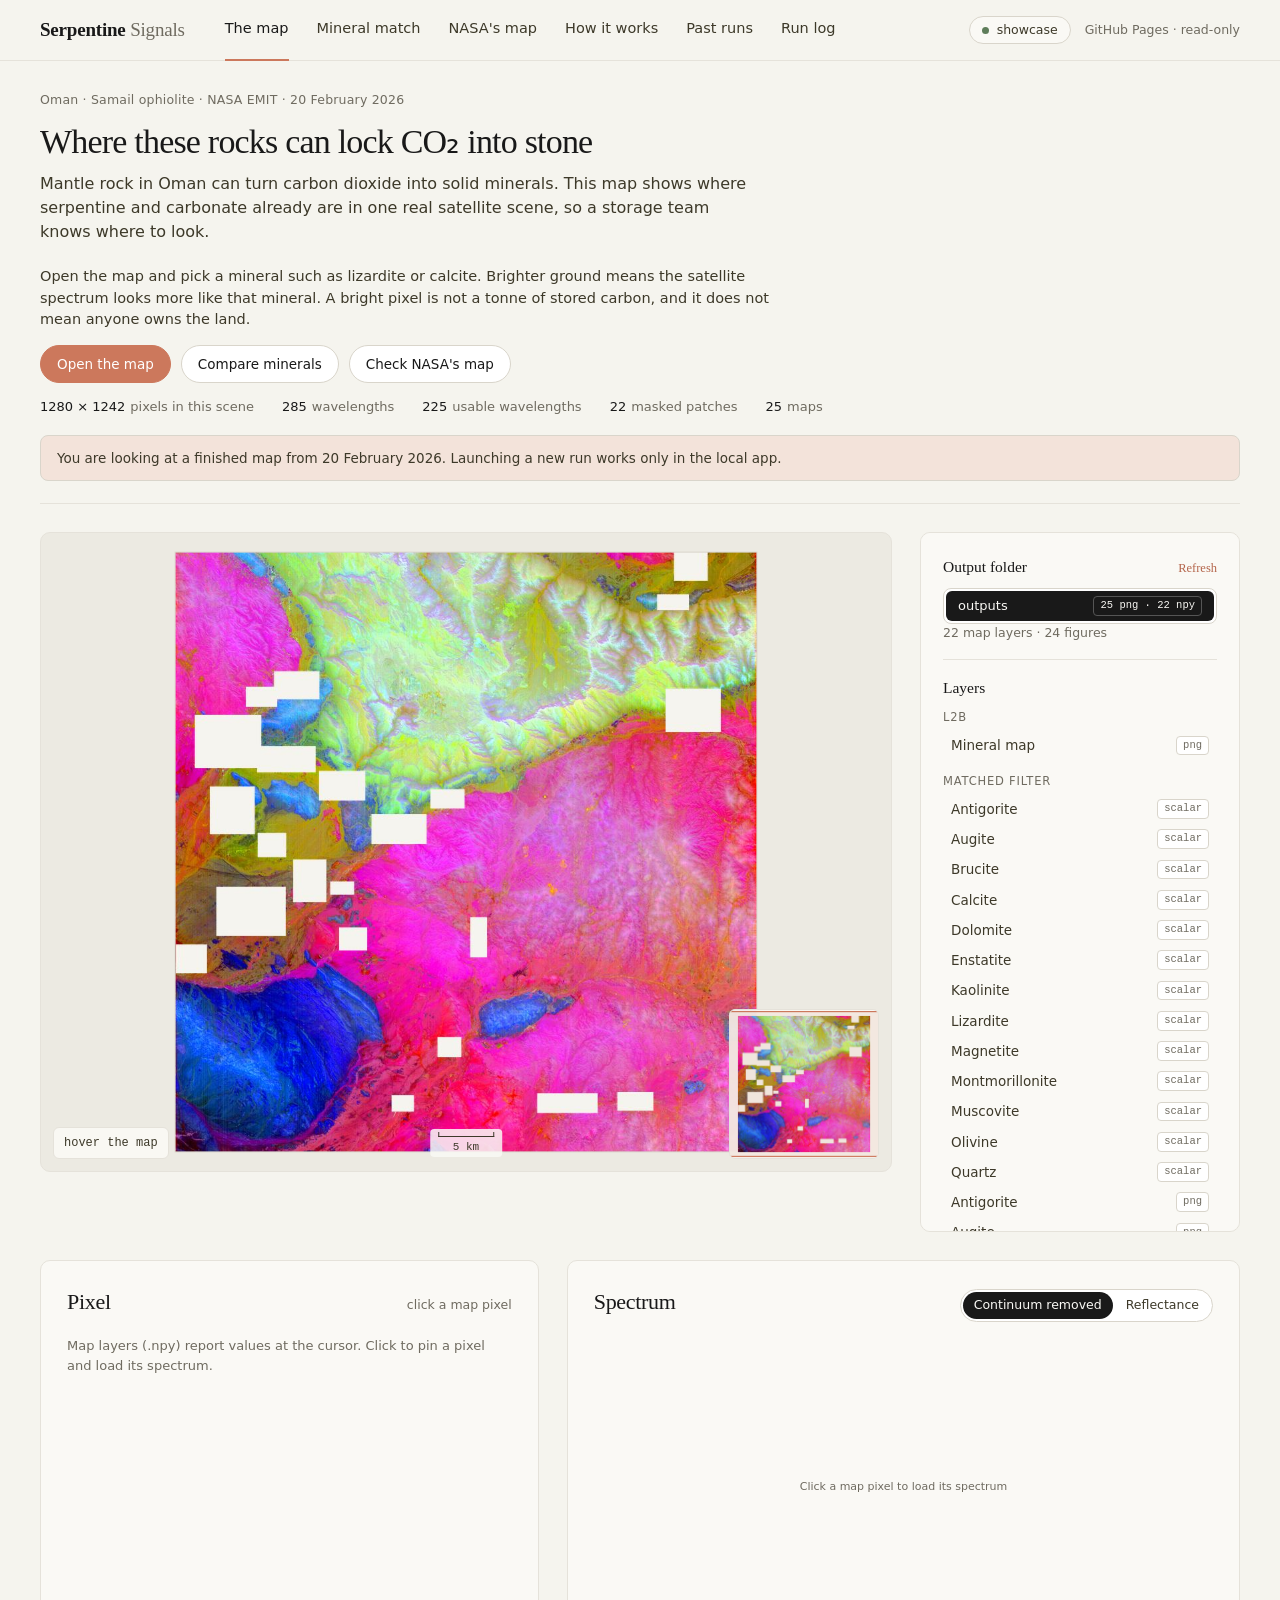
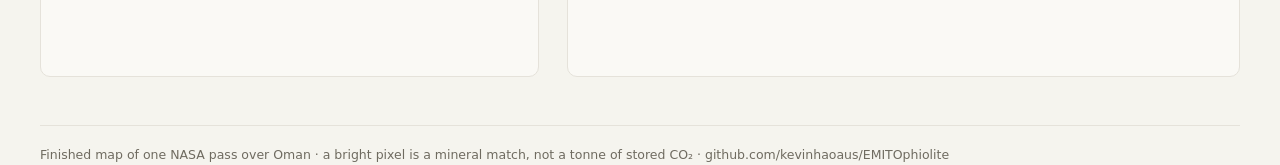
<file: docs/index.html>
<!doctype html>
<html lang="en">
<head>
<meta charset="utf-8">
<meta name="viewport" content="width=device-width, initial-scale=1">
<title>Serpentine Signals</title>
<link rel="stylesheet" href="static/app.css">
</head>
<body>
<header class="topbar">
  <div class="wrap topbar-in">
    <div class="wordmark">Serpentine <span>Signals</span></div>
    <nav>
      <a data-page="explorer">The map</a>
      <a data-page="scores">Mineral match</a>
      <a data-page="l2b">NASA's map</a>
      <a data-page="pipeline">How it works</a>
      <a data-page="runs">Past runs</a>
      <a data-page="run" class="active">Run</a>
    </nav>
    <div class="topbar-r">
      <div id="jobPill" class="pill idle"><span class="dot"></span><span id="jobPillText">idle</span></div>
      <span class="muted small" id="pyver"></span>
    </div>
  </div>
</header>

<main class="wrap">
  <section class="hero">
    <div class="eyebrow">Oman · Samail ophiolite · NASA EMIT · 20 February 2026</div>
    <h1>Where these rocks can lock CO₂ into stone</h1>
    <p class="lede">Mantle rock in Oman can turn carbon dioxide into solid minerals. This map shows where serpentine and carbonate already are in one real satellite scene, so a storage team knows where to look.</p>
    <div class="howto">
      <p>Open the map and pick a mineral such as lizardite or calcite. Brighter ground means the satellite spectrum looks more like that mineral. A bright pixel is not a tonne of stored carbon, and it does not mean anyone owns the land.</p>
      <div class="howto-actions">
        <button class="btn primary" type="button" data-goto="explorer">Open the map</button>
        <button class="btn" type="button" data-goto="scores">Compare minerals</button>
        <button class="btn" type="button" data-goto="l2b">Check NASA's map</button>
      </div>
    </div>
    <div class="stats" id="stats"></div>
    <div class="static-note" id="staticNote" hidden>You are looking at a finished map from 20 February 2026. Launching a new run works only in the local app.</div>
  </section>

  <!-- RUN -->
  <section class="page active" id="page-run">
    <div class="grid run-grid">
      <div class="card">
        <div class="card-h"><h2>Launch</h2><span class="muted small">one job at a time · py -3.11</span></div>
        <div class="tiles">
          <button class="tile" data-kind="tests"><b>Run tests</b><span>pytest tests</span></button>
          <button class="tile" data-kind="smoke"><b>Smoke run</b><span>first <i id="smokeRowsLbl">256</i> rows → outputs\subset</span></button>
          <button class="tile primary" data-kind="full"><b>Full 013 scene</b><span>1280 × 1242 · exclude boxes · 8 components</span></button>
          <button class="tile" data-kind="quicklook"><b>L2B quicklook</b><span>emit_l2b_mineral_map.png</span></button>
        </div>
        <div class="card-h sub"><h3>Parameters</h3><span class="muted small" id="flagsInfo">reading pipeline --help…</span></div>
        <div class="form">
          <label>Components<input type="number" id="pComponents" value="8" min="1" max="32"></label>
          <label>Max fit pixels<input type="number" id="pMaxFit" value="80000" step="5000"></label>
          <label>Chunk rows<input type="number" id="pChunk" value="128" step="16"></label>
          <label>Smoke rows<input type="number" id="pSmokeRows" value="256" step="64"></label>
          <label>Output dir<input type="text" id="pOut" placeholder="auto"></label>
          <label class="switch"><input type="checkbox" id="pBoxes" checked><span class="sl"></span>Exclude boxes (22)</label>
        </div>
        <details class="adv"><summary>Advanced — flags detected in pipeline.py</summary><div id="advFlags" class="form"></div><pre id="helpText" class="help"></pre></details>
        <div class="cmdprev"><span class="label">Command preview</span><code id="cmdPreview">—</code></div>
      </div>

      <div class="card console-card">
        <div class="term-h">
          <div class="term-title" id="termTitle">Console</div>
          <div class="term-right"><span id="elapsed" class="mono">00:00</span>
            <label class="mini"><input type="checkbox" id="autoscroll" checked> follow</label>
            <button class="btn sm" id="stopBtn" disabled>Stop</button></div>
        </div>
        <div class="progress"><div class="bar" id="progBar"></div></div>
        <div class="phase"><span id="phase" class="muted small">No job running. Choose an action on the left.</span><span id="progPct" class="mono small"></span></div>
        <pre class="term" id="term"><span class="muted">$ ready</span></pre>
      </div>
    </div>
  </section>

  <!-- PIPELINE -->
  <section class="page" id="page-pipeline">
    <div class="kpis" id="kpis"></div>
    <div class="card">
      <div class="card-h"><h2>How the pipeline works</h2><span class="muted small" id="pipeSrc">select a step</span></div>
      <div class="diagram" id="diagram"></div>
      <div class="detail" id="stepDetail"></div>
    </div>
    <div class="grid charts">
      <div class="card"><div class="card-h"><h3>PCA explained variance</h3><span class="muted small">pca_explained.txt</span></div><div class="chart" id="chPca"></div></div>
      <div class="card"><div class="card-h"><h3>MNF eigenvalues</h3><span class="muted small">signal-to-noise per component</span></div><div class="chart" id="chMnf"></div></div>
      <div class="card"><div class="card-h"><h3>Matched-filter score distribution</h3><select id="mfSel"></select></div><div class="chart" id="chMf"></div><div class="muted small" id="mfInfo"></div></div>
      <div class="card"><div class="card-h"><h3>SAM label area</h3><span class="muted small">share of prepared pixels per best-match mineral</span></div><div class="chart" id="chSam"></div></div>
      <div class="card"><div class="card-h"><h3>SAM angle distribution</h3><span class="muted small">radians · threshold 0.12</span></div><div class="chart" id="chAng"></div><div class="muted small" id="angInfo"></div></div>
      <div class="card"><div class="card-h"><h3>Pass 2 chunks</h3><span class="muted small">prepared pixels and time per 128-row chunk</span></div><div class="chart" id="chChunks"></div></div>
    </div>
  </section>

  <!-- SCORES -->
  <section class="page" id="page-scores">
    <div class="card scores-bar">
      <div class="seg small" id="scDir"></div>
      <label class="inl">Stretch <span class="mono" id="scStretchLbl">2–98%</span><input type="range" id="scStretch" min="0" max="10" step="0.5" value="2"></label>
      <label class="inl">MF colormap<select id="scCmap"><option>viridis</option><option>magma</option><option>cividis</option><option>gray</option><option>RdBu_r</option></select></label>
    </div>
    <div class="grid two-eq">
      <div class="card"><div class="card-h"><h2>Principal components</h2><div class="seg small" id="pcBtns"></div></div><div class="bigimg" id="pcBig"></div><div class="muted small" id="pcCap"></div></div>
      <div class="card"><div class="card-h"><h2>Matched filter</h2><select id="mfBigSel"></select></div><div class="bigimg" id="mfBig"></div><div class="muted small" id="mfCap"></div></div>
    </div>
    <div class="card"><div class="card-h"><h3>All components</h3><span class="muted small">grayscale, independent percentile stretch</span></div><div class="thumbs" id="pcThumbs"></div></div>
    <div class="card"><div class="card-h"><h3>All matched-filter scores</h3><span class="muted small">score = (t−m)ᵀΣ⁻¹(x−m) / (t−m)ᵀΣ⁻¹(t−m), unclipped</span></div><div class="thumbs" id="mfThumbs"></div></div>
  </section>

  <!-- MAP -->
  <section class="page" id="page-explorer">
    <div class="grid map-grid">
      <div class="mapwrap" id="exMap">
        <canvas class="mapcanvas"></canvas>
        <div class="readout mono" id="exReadout">hover the map</div>
        <div class="scalebar"><div class="sb" id="exScale"></div><span id="exScaleLbl"></span></div>
        <canvas class="minimap" id="exMini" width="150" height="150"></canvas>
        <div class="empty" id="exEmpty"><h3>No outputs yet</h3><p>Run the pipeline from the <a data-goto="run">Run</a> page. Score maps and figures appear here automatically.</p></div>
      </div>
      <aside class="card side-panel">
        <div class="sec"><div class="sec-h">Output folder <button class="link" id="refreshLayers">Refresh</button></div><div class="seg" id="dirSeg"></div><div class="muted small" id="layerCount"></div></div>
        <div class="sec"><div class="sec-h">Layers</div><div id="layerList" class="layerlist"></div></div>
        <div class="sec"><div class="sec-h">Display</div><div id="ctrlBody"></div></div>
        <div class="sec"><div class="sec-h">Overlay</div><label class="switch"><input type="checkbox" id="boxToggle"><span class="sl"></span>Exclude boxes</label></div>
        <div class="sec"><div class="sec-h">Legend</div><div class="legend" id="exLegend"><span class="muted small">—</span></div></div>
      </aside>
    </div>
    <div class="grid two">
      <div class="card"><div class="card-h"><h2>Pixel</h2><span class="muted small" id="pxHead">click a map pixel</span></div><div id="pxTable" class="pxtable muted small">Map layers (.npy) report values at the cursor. Click to pin a pixel and load its spectrum.</div></div>
      <div class="card"><div class="card-h"><h2>Spectrum</h2>
        <div class="seg small" id="specMode"><button data-m="cr" class="on">Continuum removed</button><button data-m="raw">Reflectance</button></div></div>
        <canvas id="specPlot" class="plot"></canvas>
        <div id="specMatches" class="matches"></div></div>
    </div>
  </section>

  <!-- MINERALS -->
  <section class="page" id="page-l2b">
    <div class="grid map-grid">
      <div class="mapwrap tall" id="l2bMap">
        <canvas class="mapcanvas"></canvas>
        <div class="readout mono" id="l2bReadout">hover the map</div>
        <div class="scalebar"><div class="sb" id="l2bScale"></div><span id="l2bScaleLbl"></span></div>
        <canvas class="minimap" id="l2bMini" width="150" height="150"></canvas>
        <div class="empty" id="l2bEmpty"><div class="spinner"></div><h3>Loading L2B mineral ids…</h3></div>
      </div>
      <aside class="card side-panel legend-card">
        <div class="sec"><div class="sec-h">Mineral classes</div><div class="seg small"><button id="l2bAll">All</button><button id="l2bTop">Top 12</button><button id="l2bNone">None</button></div>
        <div class="muted small" id="l2bInfo" style="margin-top:10px"></div>
        <label class="switch"><input type="checkbox" id="l2bShow0"><span class="sl"></span>Show unclassified (id 0)</label></div>
        <div id="l2bLegend" class="chips"></div>
      </aside>
    </div>
    <div class="card"><div class="card-h"><h2>Pixel counts</h2><span class="muted small">names joined where mineral_metadata/index == id</span></div>
      <div class="tablewrap"><table class="tbl" id="l2bTable"></table></div></div>
  </section>

  <!-- RUNS -->
  <section class="page" id="page-runs">
    <div class="card"><div class="card-h"><h2>Run history</h2><button class="btn sm" id="refreshRuns">Refresh</button></div>
      <div id="runList" class="runlist"></div></div>
    <div class="card"><div class="card-h"><h2>Compare</h2><span class="muted small">drag the divider to swipe between two outputs</span></div>
      <div class="form cmpform">
        <label>Run A<select id="cmpA"></select></label>
        <label>Run B<select id="cmpB"></select></label>
        <label>Image<select id="cmpImg"></select></label>
        <div class="seg small" id="cmpMode"><button data-m="swipe" class="on">Swipe</button><button data-m="side">Side by side</button></div>
      </div>
      <div id="cmpView" class="cmpview"></div></div>
    <div class="card"><div class="card-h"><h2 id="galTitle">Outputs</h2><span class="muted small" id="galSub"></span></div><div id="gallery" class="gallery"></div></div>
  </section>
  <footer class="foot muted small" id="siteFoot">Local dashboard · served on 127.0.0.1 · data stays on this machine</footer>
</main>
<div id="lightbox" class="lightbox"><img><div class="lb-cap"></div></div>
<div id="toast" class="toast"></div>
<script>window.STATIC=true;</script>
<script src="static/app.js"></script>
</body>
</html>
</file>
<file: docs/static/app.css>
:root{--bg:#F5F4EE;--paper:#FAF9F5;--ink:#191919;--ink2:#3D3929;--muted:#6F6B60;--line:#E5E2DA;--line2:#D9D5CB;
--accent:#CC785C;--accent-d:#B4654B;--accent-soft:#F3E3DA;--slate:#5B6770;--olive:#7A7D5C;--ok:#5E7D5A;--bad:#B5523B;
--serif:"Source Serif 4","Tiempos Text",Georgia,"Times New Roman",serif;--sans:"Inter","Segoe UI",system-ui,-apple-system,Helvetica,Arial,sans-serif;
--mono:"JetBrains Mono","Cascadia Mono",Consolas,ui-monospace,monospace;--r:10px}
*{box-sizing:border-box}
html,body{margin:0}
body{background:var(--bg);color:var(--ink);font-family:var(--sans);font-size:14.5px;line-height:1.5;-webkit-font-smoothing:antialiased;font-variant-numeric:tabular-nums}
a{color:var(--accent-d);cursor:pointer;text-decoration:underline;text-underline-offset:2px;text-decoration-thickness:1px}
.wrap{max-width:1360px;margin:0 auto;padding:0 40px}
.muted{color:var(--muted)}.small{font-size:12.5px}.mono{font-family:var(--mono);font-size:12.5px}
/* top bar */
.topbar{position:sticky;top:0;z-index:20;background:rgba(245,244,238,.96);border-bottom:1px solid var(--line)}
.topbar-in{display:flex;align-items:center;gap:40px;height:60px}
.wordmark{font-family:var(--serif);font-size:19px;letter-spacing:-.2px;font-weight:600}
.wordmark span{font-weight:400;color:var(--muted)}
nav{display:flex;gap:28px}
nav a{text-decoration:none;color:var(--ink2);font-size:14.5px;padding:19px 0;border-bottom:2px solid transparent;transition:color .15s,border-color .15s}
nav a:hover{color:var(--ink)}
nav a.active{color:var(--ink);border-bottom-color:var(--accent)}
.topbar-r{margin-left:auto;display:flex;align-items:center;gap:14px}
.pill{display:inline-flex;align-items:center;gap:8px;padding:4px 12px;border-radius:999px;border:1px solid var(--line2);background:var(--paper);font-size:12.5px;color:var(--ink2)}
.pill .dot{width:7px;height:7px;border-radius:50%;background:#B7B2A6}
.pill.running .dot{background:var(--accent)}.pill.success .dot{background:var(--ok)}.pill.failed .dot,.pill.stopped .dot{background:var(--bad)}
/* hero */
main{padding-bottom:60px}
.hero{padding:56px 0 36px;border-bottom:1px solid var(--line);margin-bottom:36px}
.eyebrow{font-size:12.5px;color:var(--muted);letter-spacing:.2px;margin-bottom:14px}
h1{font-family:var(--serif);font-weight:500;font-size:52px;line-height:1.06;letter-spacing:-1.4px;margin:0;max-width:900px}
.lede{font-size:18px;color:var(--ink2);margin:18px 0 0;max-width:720px;line-height:1.5}
.stats{display:flex;gap:28px;flex-wrap:wrap;margin-top:26px;color:var(--muted);font-size:13px}
.stat b{color:var(--ink);font-weight:500;margin-right:5px}
h2{font-family:var(--serif);font-weight:500;font-size:22px;letter-spacing:-.3px;margin:0}
h3{font-family:var(--serif);font-weight:500;font-size:17px;margin:0}
.page{display:none;flex-direction:column;gap:28px}
.page.active{display:flex}
.grid{display:grid;gap:28px}
.run-grid{grid-template-columns:minmax(380px,5fr) minmax(440px,7fr)}
.map-grid{grid-template-columns:minmax(0,1fr) 320px}
.two{grid-template-columns:1fr 1.35fr}
@media (max-width:1100px){.run-grid,.two,.map-grid{grid-template-columns:1fr}.wrap{padding:0 20px}h1{font-size:38px}}
.card{background:var(--paper);border:1px solid var(--line);border-radius:var(--r);padding:24px 26px;min-width:0}
.card-h{display:flex;align-items:baseline;justify-content:space-between;gap:12px;margin-bottom:18px}
.card-h.sub{margin-top:30px;padding-top:22px;border-top:1px solid var(--line)}
/* launch tiles */
.tiles{display:grid;grid-template-columns:1fr 1fr;gap:12px}
.tile{all:unset;cursor:pointer;display:flex;flex-direction:column;gap:3px;padding:16px 18px;border-radius:var(--r);border:1px solid var(--line2);background:#fff;transition:border-color .15s,background .15s}
.tile b{font-weight:600;font-size:14.5px;color:var(--ink)}.tile span{font-size:12.5px;color:var(--muted)}
.tile:hover{border-color:var(--ink2)}
.tile.primary{background:var(--accent);border-color:var(--accent)}
.tile.primary b,.tile.primary span{color:#fff}.tile.primary span{opacity:.88}
.tile.primary:hover{background:var(--accent-d);border-color:var(--accent-d)}
.tile.disabled{opacity:.45;pointer-events:none}
/* forms */
.form{display:grid;grid-template-columns:repeat(auto-fill,minmax(150px,1fr));gap:14px 16px}
label{display:flex;flex-direction:column;gap:6px;font-size:12.5px;color:var(--muted)}
input[type=number],input[type=text],select{background:#fff;border:1px solid var(--line2);color:var(--ink);border-radius:8px;padding:8px 10px;font:inherit;font-size:14px;outline:none}
input:focus,select:focus{border-color:var(--accent)}
.switch{flex-direction:row;align-items:center;gap:10px;cursor:pointer;user-select:none;color:var(--ink2);font-size:13.5px;margin-top:6px}
.switch input{display:none}
.switch .sl{width:32px;height:18px;border-radius:18px;background:#DDD9CF;position:relative;transition:background .15s;flex:none}
.switch .sl::after{content:"";position:absolute;top:2px;left:2px;width:14px;height:14px;border-radius:50%;background:#fff;transition:left .15s}
.switch input:checked+.sl{background:var(--accent)}
.switch input:checked+.sl::after{left:16px}
.adv{margin-top:18px;font-size:13px;color:var(--muted)}
.adv summary{cursor:pointer;padding:4px 0}
.help{max-height:180px;overflow:auto;background:#F0EEE6;border-radius:8px;padding:12px;font-family:var(--mono);font-size:11.5px;white-space:pre-wrap;margin-top:10px;border:1px solid var(--line);color:var(--ink2)}
.cmdprev{margin-top:20px;display:flex;flex-direction:column;gap:6px}
.label{font-size:12.5px;color:var(--muted)}
.cmdprev code{font-family:var(--mono);font-size:12px;padding:10px 12px;border-radius:8px;background:#F0EEE6;border:1px solid var(--line);word-break:break-all;color:var(--ink2)}
.btn{display:inline-flex;align-items:center;gap:6px;border:1px solid var(--line2);background:#fff;color:var(--ink);padding:8px 16px;border-radius:999px;cursor:pointer;font:inherit;font-size:13.5px;text-decoration:none;transition:border-color .15s}
.btn:hover{border-color:var(--ink2)}
.btn.sm{padding:5px 13px;font-size:12.5px}
.btn.primary{background:var(--accent);border-color:var(--accent);color:#fff}
.btn:disabled{opacity:.4;cursor:default}
#stopBtn:not(:disabled){border-color:var(--bad);color:var(--bad)}
.link{all:unset;cursor:pointer;color:var(--accent-d);font-size:12.5px;margin-left:auto}
/* console */
.console-card{padding:0;overflow:hidden;display:flex;flex-direction:column;min-height:560px}
.term-h{display:flex;align-items:center;gap:12px;padding:16px 22px;border-bottom:1px solid var(--line)}
.term-title{font-family:var(--serif);font-size:18px;flex:1;overflow:hidden;white-space:nowrap;text-overflow:ellipsis}
.term-right{display:flex;align-items:center;gap:14px;color:var(--muted)}
.mini{flex-direction:row;align-items:center;gap:5px;font-size:12px}
.progress{height:2px;background:var(--line);position:relative;overflow:hidden}
.progress .bar{height:100%;width:0;background:var(--accent);transition:width .4s ease}
.progress.indet .bar{width:25%!important;animation:indet 1.8s ease-in-out infinite}
@keyframes indet{0%{transform:translateX(-100%)}100%{transform:translateX(400%)}}
.phase{display:flex;justify-content:space-between;padding:10px 22px;border-bottom:1px solid var(--line)}
.term{flex:1;margin:0;padding:16px 22px;overflow:auto;font-family:var(--mono);font-size:12px;line-height:1.65;color:var(--ink2);background:#F0EEE6;max-height:62vh;min-height:420px;white-space:pre-wrap;word-break:break-word}
.term .err{color:var(--bad)}.term .ok{color:var(--ok)}.term .warn{color:#946B1E}.term .cmd{color:var(--ink);font-weight:600}.term .ts{color:#A8A396;user-select:none}
/* maps */
.seg{display:inline-flex;flex-wrap:wrap;border:1px solid var(--line2);border-radius:999px;padding:2px;gap:2px;background:#fff}
.seg button{all:unset;cursor:pointer;padding:5px 12px;border-radius:999px;color:var(--ink2);font-size:13px}
.seg.small button{padding:4px 11px;font-size:12.5px}
.seg button:hover{color:var(--ink)}
.seg button.on{background:var(--ink);color:var(--paper)}
.seg .tag{margin-left:6px}
.mapwrap{position:relative;height:640px;border-radius:var(--r);overflow:hidden;border:1px solid var(--line);background:#ECEAE2}
.mapwrap.tall{height:700px}
.mapcanvas{position:absolute;inset:0;width:100%;height:100%;cursor:grab}
.mapcanvas.drag{cursor:grabbing}
.side-panel{padding:6px 22px;display:flex;flex-direction:column;max-height:700px;overflow:auto}
.sec{padding:16px 0;border-bottom:1px solid var(--line)}
.sec:last-child{border-bottom:none}
.sec-h{display:flex;align-items:baseline;font-family:var(--serif);font-size:15.5px;margin-bottom:10px;color:var(--ink)}
.layerlist .grp{font-size:11.5px;color:var(--muted);margin:12px 0 4px;text-transform:uppercase;letter-spacing:.8px}
.layerlist .grp:first-child{margin-top:0}
.layerlist .ly{display:flex;align-items:center;gap:8px;padding:5px 8px;border-radius:6px;cursor:pointer;font-size:13.5px;color:var(--ink2)}
.layerlist .ly:hover{background:#F0EEE6}
.layerlist .ly.on{background:var(--accent-soft);color:var(--ink)}
.tag{font-size:10.5px;padding:1px 6px;border-radius:4px;border:1px solid var(--line2);color:var(--muted);margin-left:auto;font-family:var(--mono);background:#fff}
#ctrlBody label{margin-bottom:12px}
input[type=range]{-webkit-appearance:none;appearance:none;width:100%;height:2px;background:var(--line2);outline:none}
input[type=range]::-webkit-slider-thumb{-webkit-appearance:none;width:14px;height:14px;border-radius:50%;background:var(--accent);cursor:pointer}
.rgbsel{display:grid;grid-template-columns:repeat(3,1fr);gap:8px}
.rgbsel select{padding:6px}
.legend{font-size:12px}
.cbar{height:8px;border-radius:2px;margin:4px 0}
.cbar-l{display:flex;justify-content:space-between;font-family:var(--mono);color:var(--muted);font-size:11.5px}
.readout{position:absolute;left:12px;bottom:12px;padding:6px 10px;font-size:12px;background:rgba(250,249,245,.94);border:1px solid var(--line);border-radius:6px;color:var(--ink2);max-width:60%}
.scalebar{position:absolute;left:50%;bottom:14px;transform:translateX(-50%);display:flex;flex-direction:column;align-items:center;gap:2px;font-size:11px;font-family:var(--mono);color:var(--ink2);pointer-events:none;background:rgba(250,249,245,.85);padding:3px 8px 2px;border-radius:4px}
.scalebar .sb{height:5px;border:1.5px solid var(--ink2);border-top:none}
.minimap{position:absolute;right:12px;bottom:12px;width:150px;height:150px;cursor:pointer;background:rgba(250,249,245,.94);border:1px solid var(--line);border-radius:6px}
.empty{position:absolute;inset:0;display:none;flex-direction:column;align-items:center;justify-content:center;gap:6px;text-align:center;color:var(--muted);background:#ECEAE2;padding:30px}
.empty.show{display:flex}
.empty h3{color:var(--ink);font-size:22px}
.spinner{width:22px;height:22px;border-radius:50%;border:2px solid var(--line2);border-top-color:var(--accent);animation:spin 1s linear infinite}
@keyframes spin{to{transform:rotate(360deg)}}
.pxtable{display:grid;grid-template-columns:auto 1fr;gap:5px 18px;font-size:13px;max-height:340px;overflow:auto}
.pxtable .k{color:var(--muted)}.pxtable .v{font-family:var(--mono);font-size:12px;color:var(--ink);word-break:break-all}
.plot{width:100%;height:300px;display:block}
.matches{display:flex;flex-wrap:wrap;gap:6px;margin-top:12px}
.mchip{display:inline-flex;gap:7px;align-items:center;padding:3px 10px;border-radius:999px;font-size:12.5px;border:1px solid var(--line2);background:#fff;cursor:pointer;color:var(--muted)}
.mchip.on{border-color:var(--ink2)}
.mchip i{width:8px;height:8px;border-radius:2px}
.mchip span{color:var(--ink)}
.mchip b{font-family:var(--mono);font-weight:400;font-size:11.5px}
/* legend chips */
.legend-card{max-height:700px}
.chips{display:flex;flex-direction:column;gap:1px;padding:10px 0}
.chip{display:flex;align-items:center;gap:10px;padding:5px 6px;border-radius:6px;cursor:pointer}
.chip:hover{background:#F0EEE6}
.chip.off{opacity:.4}
.chip.hl{background:var(--accent-soft)}
.chip .sw{width:12px;height:12px;border-radius:3px;flex:none}
.chip .nm{flex:1;font-size:13px;overflow:hidden;text-overflow:ellipsis;white-space:nowrap;color:var(--ink2)}
.chip .ct{font-family:var(--mono);font-size:11.5px;color:var(--muted)}
/* tables */
.tablewrap{max-height:440px;overflow:auto}
.tbl{width:100%;border-collapse:collapse;font-size:13.5px}
.tbl th{position:sticky;top:0;background:var(--paper);text-align:left;font-weight:500;color:var(--muted);padding:8px 12px;font-size:12px;border-bottom:1px solid var(--ink2)}
.tbl td{padding:8px 12px;border-bottom:1px solid var(--line)}
.tbl td.mono{font-size:12.5px}
.barcell{min-width:140px}
.barcell .b{height:4px;background:var(--accent);opacity:.75}
/* runs */
.runlist{display:flex;flex-direction:column}
.run{display:grid;grid-template-columns:120px 1fr auto;gap:18px;align-items:center;padding:14px 0;border-top:1px solid var(--line)}
.run:first-child{border-top:none}
.run .cmd{font-family:var(--mono);font-size:11.5px;color:var(--muted);word-break:break-all;margin-top:3px}
.badge{display:inline-block;padding:1px 9px;border-radius:999px;font-size:11.5px;border:1px solid var(--line2);color:var(--ink2);background:#fff}
.badge.success{border-color:#BFCFBB;color:var(--ok)}.badge.failed,.badge.stopped,.badge.interrupted{border-color:#E3C0B4;color:var(--bad)}.badge.running{border-color:#E8C9BB;color:var(--accent-d)}
.run .acts{display:flex;gap:8px}
.gallery{display:grid;grid-template-columns:repeat(auto-fill,minmax(220px,1fr));gap:18px}
.thumb{border-radius:8px;overflow:hidden;border:1px solid var(--line);background:#fff;display:flex;flex-direction:column}
.thumb img{width:100%;height:170px;object-fit:contain;background:#fff;cursor:zoom-in;border-bottom:1px solid var(--line)}
.thumb .cap{padding:8px 12px;display:flex;justify-content:space-between;align-items:center;font-size:12.5px;gap:6px}
.thumb .cap span{overflow:hidden;text-overflow:ellipsis;white-space:nowrap;color:var(--ink2)}
.cmpform{grid-template-columns:repeat(3,minmax(160px,1fr)) auto;align-items:end;margin-bottom:18px}
.cmpview{position:relative;min-height:100px}
.swipe{position:relative;max-width:100%;user-select:none;border-radius:8px;overflow:hidden;border:1px solid var(--line);background:#fff}
.swipe img{display:block;max-width:100%}
.swipe .top{position:absolute;inset:0;overflow:hidden;border-right:1.5px solid var(--accent)}
.swipe .top img{max-width:none}
.swipe .handle{position:absolute;top:0;bottom:0;width:24px;margin-left:-12px;cursor:ew-resize;display:flex;align-items:center;justify-content:center}
.swipe .handle::after{content:"";width:12px;height:34px;border-radius:6px;background:var(--accent)}
.swipe .lab{position:absolute;top:10px;padding:2px 8px;border-radius:4px;background:rgba(250,249,245,.94);border:1px solid var(--line);color:var(--ink2);font-size:11.5px}
.side{display:grid;grid-template-columns:1fr 1fr;gap:16px}.side img{width:100%;border:1px solid var(--line);border-radius:6px}
.lightbox{position:fixed;inset:0;background:rgba(245,244,238,.97);display:none;align-items:center;justify-content:center;flex-direction:column;gap:10px;z-index:50;cursor:zoom-out}
.lightbox.show{display:flex}.lightbox img{max-width:92vw;max-height:86vh;border:1px solid var(--line)}
.lb-cap{color:var(--muted);font-family:var(--mono);font-size:12px}
.toast{position:fixed;right:24px;bottom:24px;padding:10px 16px;border-radius:8px;background:var(--ink);color:var(--paper);transform:translateY(16px);opacity:0;transition:.2s;z-index:60;max-width:420px;font-size:13px;pointer-events:none}
.toast.show{transform:none;opacity:1}.toast.err{background:var(--bad)}
.emptybox{padding:28px;text-align:center;color:var(--muted);border:1px dashed var(--line2);border-radius:8px}
.foot{margin-top:48px;padding-top:20px;border-top:1px solid var(--line)}
::-webkit-scrollbar{width:8px;height:8px}::-webkit-scrollbar-thumb{background:#D6D2C7;border-radius:8px}::-webkit-scrollbar-track{background:transparent}
.side-panel #dirSeg{display:flex;flex-direction:column;border-radius:8px;width:100%}
.side-panel #dirSeg button{border-radius:6px;display:flex;justify-content:space-between}
.side-panel #dirSeg button.on .tag{background:transparent;color:var(--paper);border-color:#555}
#l2bInfo{word-break:break-all}
/* pipeline */
.kpis{display:grid;grid-template-columns:repeat(auto-fill,minmax(170px,1fr));gap:0;border:1px solid var(--line);border-radius:var(--r);background:var(--paper)}
.kpi{padding:18px 22px;border-left:1px solid var(--line)}
.kpi:first-child{border-left:none}
.kpi b{display:block;font-family:var(--serif);font-weight:500;font-size:30px;letter-spacing:-.5px;color:var(--ink);line-height:1.15}
.kpi span{font-size:12.5px;color:var(--muted)}
.diagram svg{width:100%;height:auto;display:block}
.diagram .node{cursor:pointer}
.diagram .node rect{fill:#fff;stroke:var(--line2);stroke-width:1;transition:fill .15s,stroke .15s}
.diagram .node:hover rect{stroke:var(--ink2)}
.diagram .node.on rect{fill:var(--accent-soft);stroke:var(--accent)}
.diagram .t{font-family:var(--serif);font-size:14px;fill:var(--ink)}
.diagram .s{font-family:var(--sans);font-size:11px;fill:var(--muted)}
.diagram .edge{stroke:#B7B2A6;stroke-width:1.2;fill:none}
.diagram .lane{font-family:var(--sans);font-size:10.5px;fill:#A8A396;letter-spacing:1px}
.detail{display:grid;grid-template-columns:1.2fr 1fr;gap:36px;margin-top:22px;padding-top:22px;border-top:1px solid var(--line)}
.detail h3{font-size:22px;margin-bottom:8px}
.detail p{color:var(--ink2);margin:0 0 12px;max-width:640px}
.eq{font-family:var(--serif);font-style:italic;font-size:17px;color:var(--ink);padding:14px 18px;background:#F0EEE6;border-left:2px solid var(--accent);margin:14px 0;border-radius:0 6px 6px 0}
.kv{width:100%;border-collapse:collapse;font-size:13.5px}
.kv td{padding:7px 0;border-bottom:1px solid var(--line);vertical-align:top}
.kv td:first-child{color:var(--muted);padding-right:16px;width:46%}
.kv td:last-child{font-family:var(--mono);font-size:12.5px;color:var(--ink)}
.charts{grid-template-columns:repeat(2,minmax(0,1fr))}
@media (max-width:1100px){.charts,.detail,.two-eq{grid-template-columns:1fr}}
.chart{position:relative;height:250px}
.chart svg{width:100%;height:100%;display:block;overflow:visible}
.chart .ax{font-family:var(--sans);font-size:10.5px;fill:var(--muted)}
.chart .axt{font-family:var(--serif);font-style:italic;font-size:12px;fill:var(--ink2)}
.chart .grid{stroke:var(--line);stroke-width:1}
.chart .bar{transition:opacity .1s}
.chart .bar:hover{opacity:.7}
.tip{position:absolute;pointer-events:none;background:var(--ink);color:var(--paper);font-size:12px;padding:5px 9px;border-radius:5px;white-space:nowrap;opacity:0;transition:opacity .1s;z-index:5;font-family:var(--sans)}
.card-h select{padding:5px 8px;font-size:13px}
/* scores */
.scores-bar{display:flex;align-items:center;gap:28px;flex-wrap:wrap;padding:14px 22px}
.inl{flex-direction:row;align-items:center;gap:10px}
.inl input[type=range]{width:140px}
.two-eq{grid-template-columns:1fr 1fr}
.bigimg{background:#ECEAE2;border-radius:8px;border:1px solid var(--line);aspect-ratio:1242/1280;display:flex;align-items:center;justify-content:center;overflow:hidden}
.bigimg img{width:100%;height:100%;object-fit:contain;image-rendering:auto}
#pcCap,#mfCap{margin-top:8px}
.thumbs{display:grid;grid-template-columns:repeat(auto-fill,minmax(150px,1fr));gap:14px}
.th{cursor:pointer;display:flex;flex-direction:column;gap:6px}
.th img{width:100%;aspect-ratio:1242/1280;object-fit:contain;background:#ECEAE2;border:1px solid var(--line);border-radius:6px;transition:border-color .15s}
.th:hover img{border-color:var(--ink2)}
.th.on img{border-color:var(--accent);box-shadow:0 0 0 1px var(--accent)}
.th span{font-size:12.5px;color:var(--ink2)}
.two-eq .card-h{flex-wrap:wrap}
#pcBtns{flex-wrap:nowrap}
body:not([data-page=run]) .hero{padding:30px 0 22px;margin-bottom:28px}
body:not([data-page=run]) .hero h1{font-size:34px;letter-spacing:-.8px}
body:not([data-page=run]) .hero .lede{font-size:16px;margin-top:12px}
.howto{margin-top:22px;max-width:760px}
.howto p{margin:0;color:var(--ink2)}
.howto-actions{display:flex;flex-wrap:wrap;gap:10px;margin-top:14px}
body[data-page=run] .howto{display:none}
body:not([data-page=run]) .hero .stats{margin-top:14px}

/* static showcase + mobile */
.static-note{display:none;margin-top:18px;padding:12px 16px;border:1px solid var(--line2);background:var(--accent-soft);border-radius:8px;color:var(--ink2);font-size:13.5px;max-width:720px}
body.static .static-note, .static-note:not([hidden]){display:block}
body.static .tile, body.static .tile.primary{opacity:.45;pointer-events:none}
body.static .adv, body.static .form, body.static .cmdprev{opacity:.7}

.static-note{overflow-wrap:anywhere;word-break:break-word;max-width:100%;box-sizing:border-box}
.wrap,.hero,.page,.card,.stats,.stat,.kpis,.kpi,.diagram,.map-grid,.two,.two-eq,.run-grid{min-width:0}
@media (max-width:700px){
  html,body{width:100%;max-width:100%}
  .wrap{padding:0 14px;width:100%;max-width:100%;box-sizing:border-box}
  .topbar-in{flex-wrap:wrap;height:auto;min-height:52px;gap:6px 16px;padding:8px 0 0}
  .wordmark{font-size:17px}
  nav{gap:14px;flex-wrap:wrap;width:100%;order:3;border-top:1px solid var(--line);padding:0}
  nav a{padding:10px 0;font-size:13.5px}
  .topbar-r{margin-left:auto}
  .topbar-r #pyver{display:none}
  h1{font-size:28px;letter-spacing:-.6px}
  body:not([data-page=run]) .hero h1{font-size:26px}
  .lede{font-size:15.5px}
  .hero{padding:28px 0 20px;margin-bottom:22px;max-width:100%}
  .stats{gap:10px 12px;max-width:100%}
  .stat{flex:1 1 calc(50% - 12px);min-width:0;overflow-wrap:anywhere}
  .static-note{max-width:100%}
  .tiles{grid-template-columns:1fr}
  .console-card{min-height:280px}
  .kpis{grid-template-columns:1fr 1fr;gap:0;width:100%}
  .kpi{padding:12px;min-width:0;overflow-wrap:anywhere;border-left:none;border-top:1px solid var(--line)}
  .kpi:nth-child(-n+2){border-top:none}
  .kpi:nth-child(odd){border-right:1px solid var(--line)}
  .kpi b{font-size:clamp(20px,7.2vw,26px);letter-spacing:-.6px;overflow-wrap:anywhere}
  .charts,.detail,.two-eq,.run-grid,.two,.map-grid{grid-template-columns:1fr}
  .mapwrap,.mapwrap.tall{min-height:360px;height:70vw}
  .side-panel{order:2}
  .card{padding:16px 16px;max-width:100%;box-sizing:border-box}
  .scores-bar{gap:14px}
  .thumbs{grid-template-columns:repeat(auto-fill,minmax(110px,1fr))}
  .term{font-size:11px}
  .diagram{width:100%;max-width:100%;overflow-x:auto;-webkit-overflow-scrolling:touch}
  .diagram svg{width:100%;height:auto;display:block}
}
</file>
